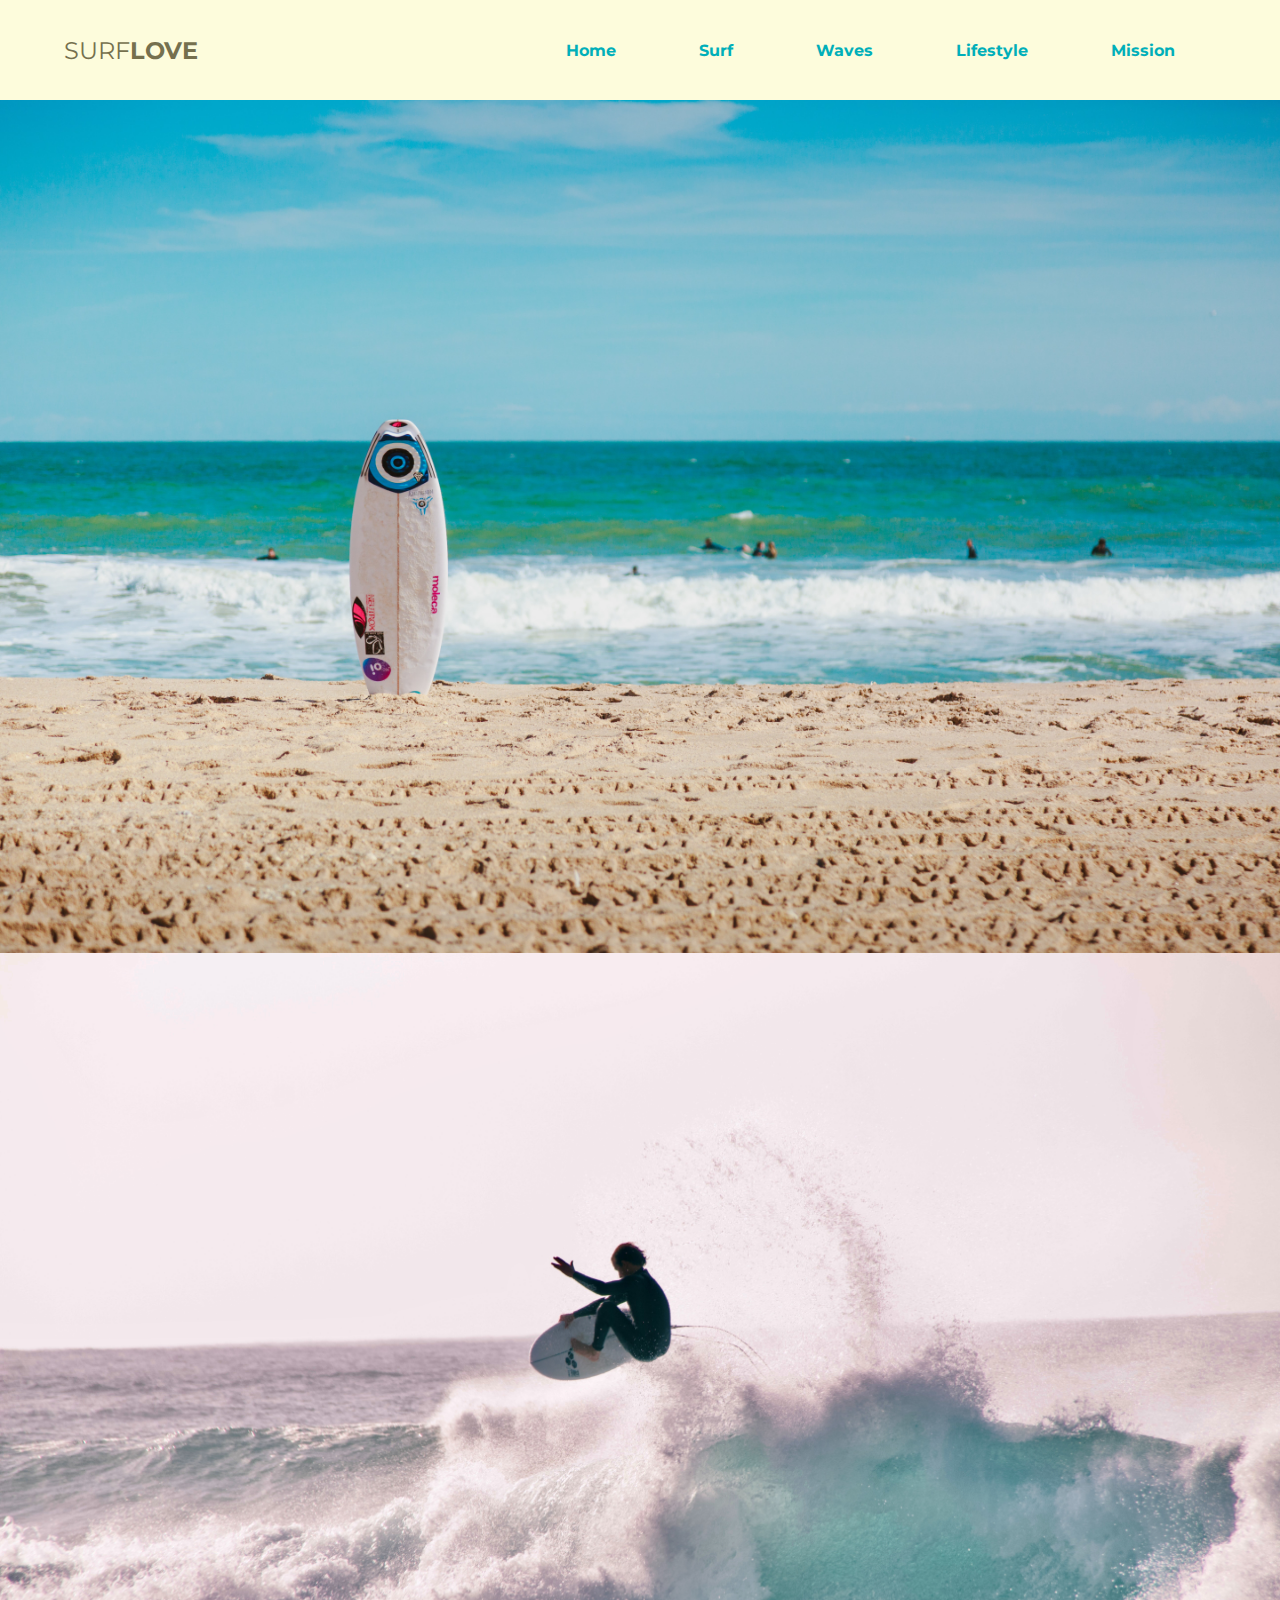
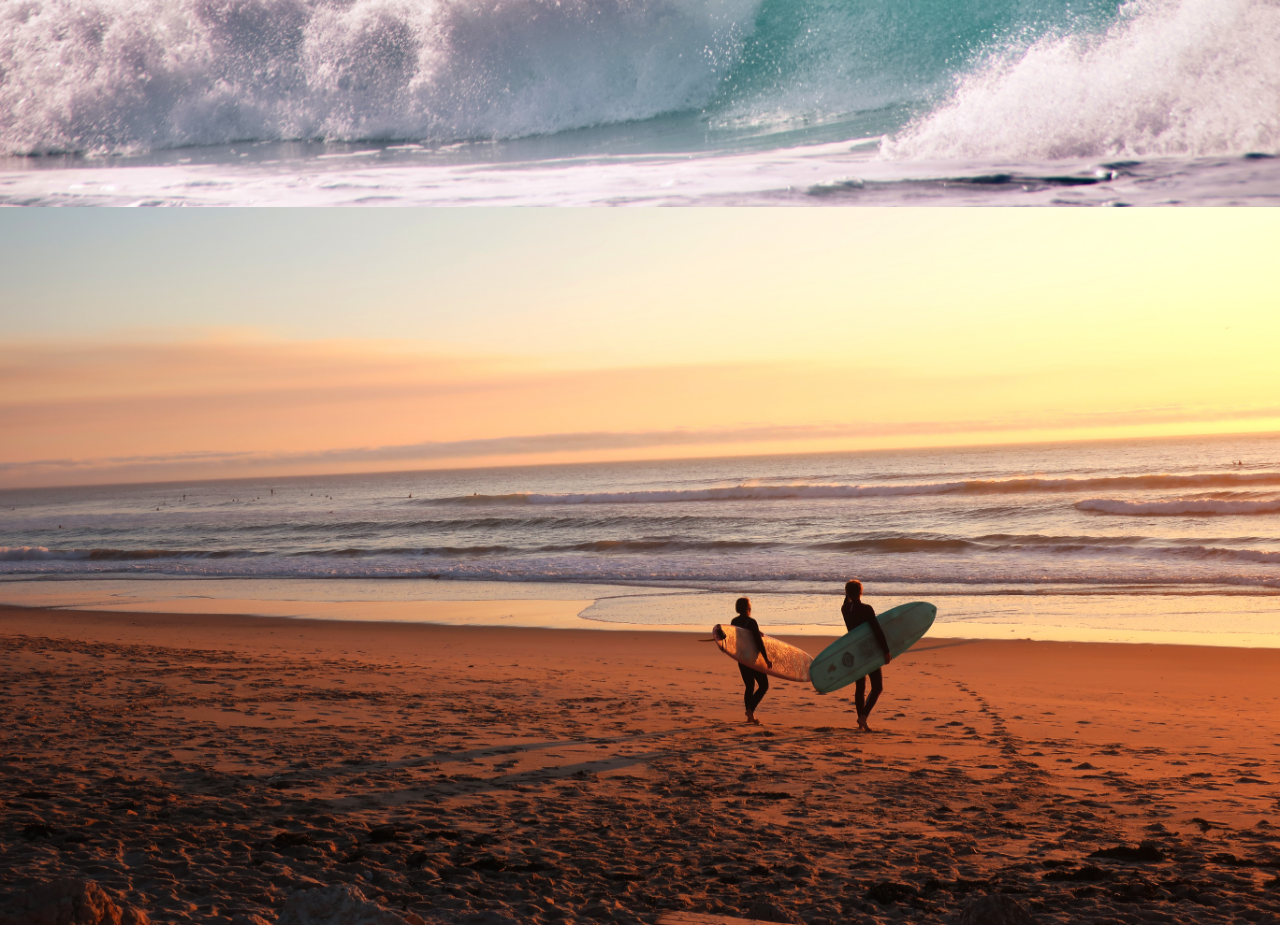
<file: Week02/homework/index.html>
<!DOCTYPE html>
<html lang="en">
<head>
    <meta charset="UTF-8">
    <meta http-equiv="X-UA-Compatible" content="IE=edge">
    <meta name="viewport" content="width=device-width, initial-scale=1.0">
    <title>Surf Love</title>
    <link rel="preconnect" href="https://fonts.googleapis.com">
<link rel="preconnect" href="https://fonts.gstatic.com" crossorigin>
<link href="https://fonts.googleapis.com/css2?family=Montserrat:wght@200;400;700&display=swap" rel="stylesheet">
    <link rel="stylesheet" href="style.css">
</head>
<body>

<nav>
    <input id="nav-toggle" type="checkbox">
    <div class="logo">SURF<strong>LOVE</strong></div>
    <ul class="links">
        <li><a href="#">Home</a></li>
        <li><a href="#">Surf</a></li>
        <li><a href="#">Waves</a></li>
        <li><a href="#">Lifestyle</a></li>
        <li><a href="#">Mission</a></li>
    </ul>
    <label for="nav-toggle" class="icon-burger">
        <div class="line"></div>
        <div class="line"></div>
        <div class="line"></div>
    </label>
</nav>

<div class="container">
    <img src="images/lacie-slezak.jpg" alt="beach">
    <img src="images/emma-harrisova.jpg" alt="waves">
    <img src="images/sacha-verheij.jpg" alt="sunset">
</div>

    
</body>
</html>
</file>
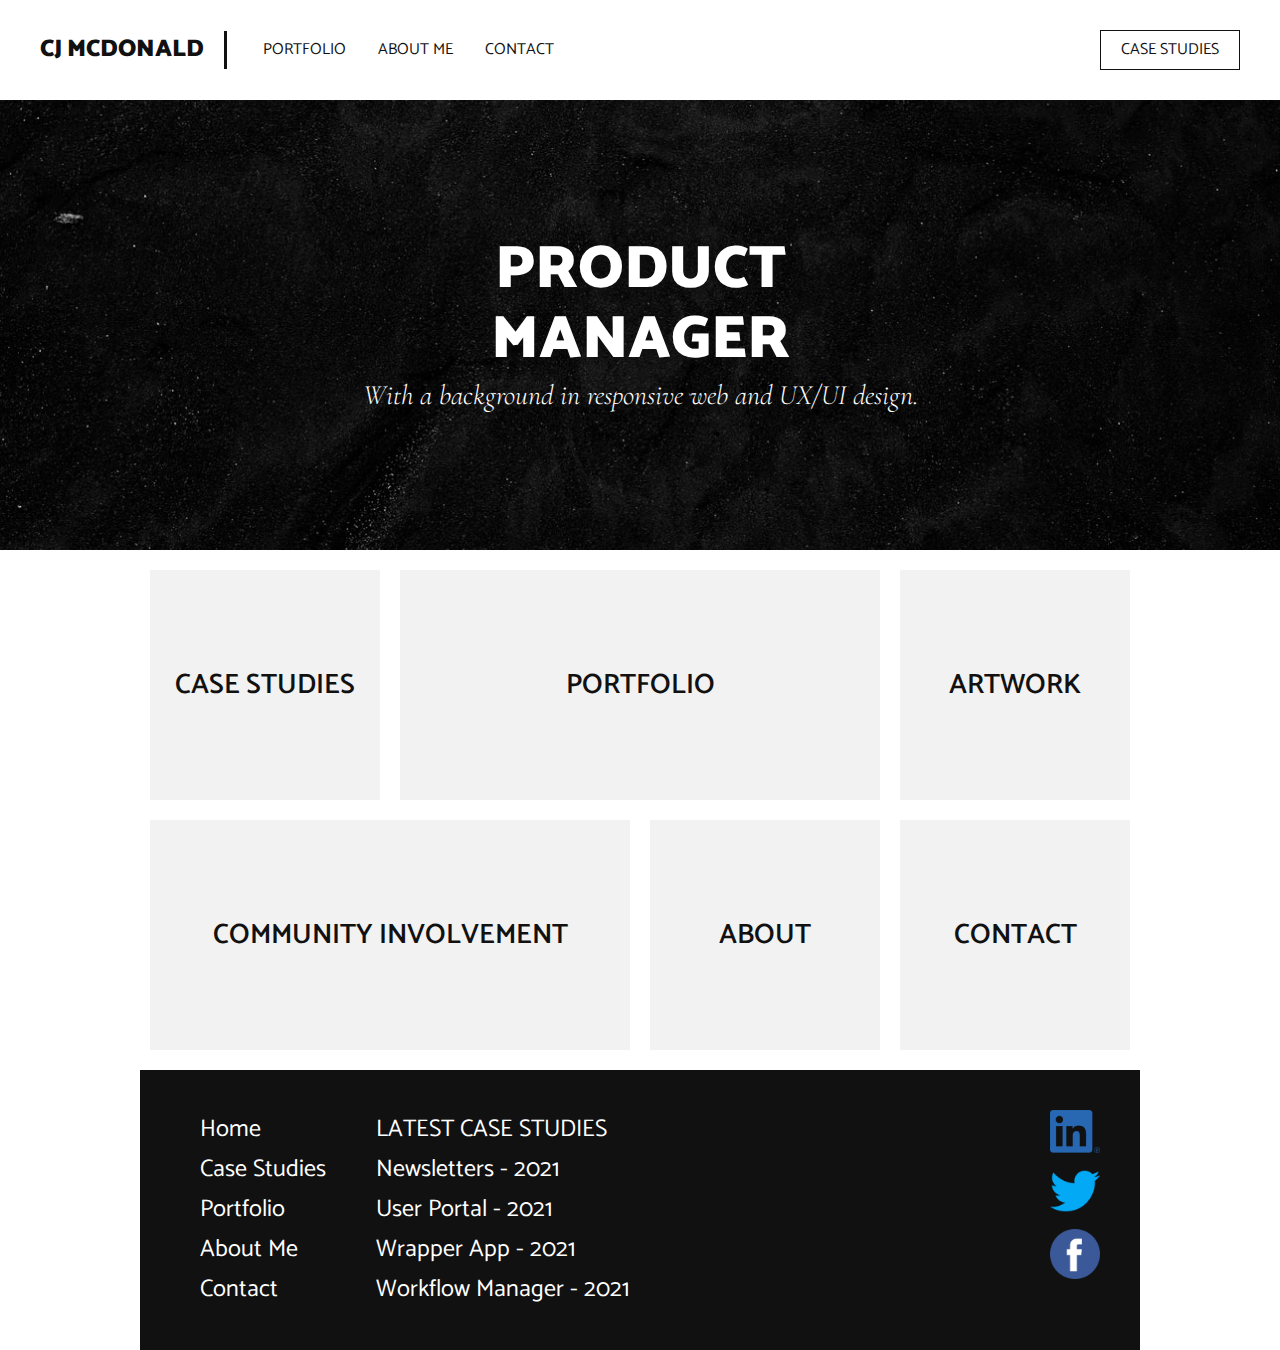
<file: Week03/hw/index.html>
<!DOCTYPE html>
<html lang="en" dir="ltr">
  <head>
    <meta charset="utf-8">
    <title>My Portfolio</title>
    <meta name="viewport" content="width=device-width, initial-scale=1.0">
    <link href="https://fonts.googleapis.com/css2?family=Cormorant:ital,wght@0,300;0,400;0,500;0,600;0,700;1,300;1,400;1,500;1,600;1,700&display=swap" rel="stylesheet">
    <link href="https://fonts.googleapis.com/css2?family=Catamaran:wght@100;200;300;400;500;600;700;800;900&display=swap" rel="stylesheet">
    <link rel="stylesheet" href="reset.css">
    <link rel="stylesheet" href="style.css">
  </head>
  <body>
    <header>
      <a href="index.html" class="header-brand">CJ McDonald</a>
      <nav>
        <ul>
          <li><a href="portfolio.html">Portfolio</a></li>
          <li><a href="about.html">About Me</a></li>
          <li><a href="contact.html">Contact</a></li>
        </ul>
        <a href="cases.html" class="header-cases">Case Studies</a>
      </nav>
    </header>
    <main>
      <section class="index-banner">
        <div class="vertical-center">
          <h2>PRODUCT<br>MANAGER</h2>
          <h1>With a background in responsive web and UX/UI design.</h1>
        </div>
      </section>
      <div class="wrapper">
        <section class="index-links">
          <a href="cases.html">
            <div class="index-boxlink-square">
              <h3>Case Studies</h3>
            </div>
          </a>
          <a href="#">
            <div class="index-boxlink-rectangle">
              <h3>Portfolio</h3>
            </div>
          </a>
          <a href="#">
            <div class="index-boxlink-square">
              <h3>Artwork</h3>
            </div>
          </a>
          <a href="#">
            <div class="index-boxlink-rectangle">
              <h3>Community Involvement</h3>
            </div>
          </a>
          <a href="#">
            <div class="index-boxlink-square">
              <h3>About</h3>
            </div>
          </a>
          <a href="#">
            <div class="index-boxlink-square">
              <h3>Contact</h3>
            </div>
        </section>
      </div>
    </main>
    <div class="wrapper">
      <footer>
        <ul class="footer-links-main">
          <li><a href="#">Home</a></li>
          <li><a href="cases.html">Case Studies</a></li>
          <li><a href="#">Portfolio</a></li>
          <li><a href="#">About Me</a></li>
          <li><a href="#">Contact</a></li>
        </ul>
        <ul class="footer-links-cases">
          <li><p>Latest Case Studies</p></li>
          <li><a href="#">Newsletters - 2021</a></li>
          <li><a href="#">User Portal - 2021</a></li>
          <li><a href="#">Wrapper App - 2021</a></li>
          <li><a href="#">Workflow Manager - 2021</a></li>
        </ul>
        <div class="footer-sm">
          <a href="#">
            <img src="images/linkedin-logo-button.png" alt="linkedin icon">
          </a>
          <a href="#">
            <img src="images/twitter-logo-button.png" alt="Twitter icon">
          </a>
          <a href="#">
            <img src="images/facebook-logo-button.png" alt="Facebook icon">
          </a>
        </div>
      </footer>
    </div>
  </body>
</html>
</file>
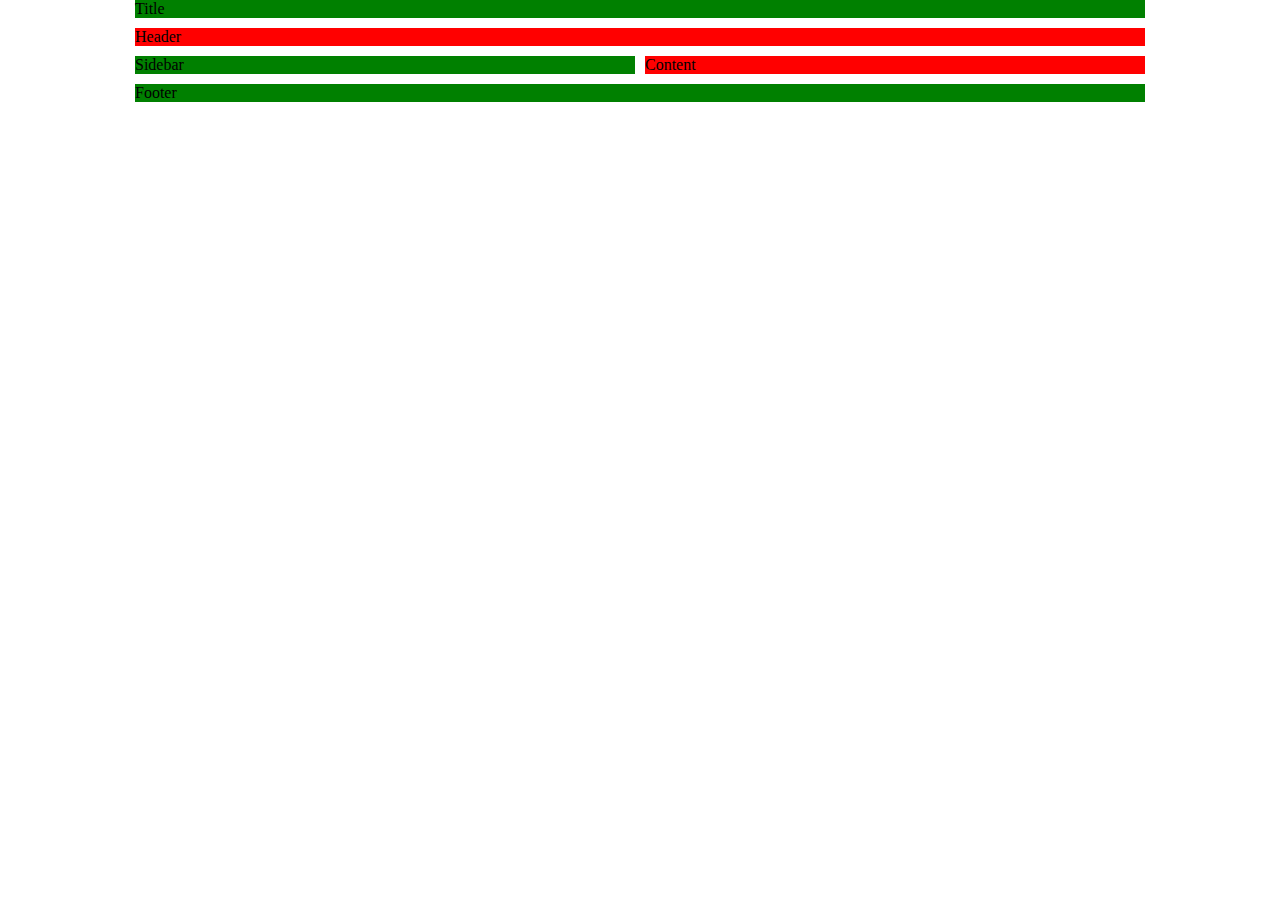
<file: Week03/sandbox/index.html>
<!DOCTYPE html>
<html lang="en">
<head>
    <meta charset="UTF-8">
    <meta http-equiv="X-UA-Compatible" content="IE=edge">
    <meta name="viewport" content="width=device-width, initial-scale=1.0">
    <link rel="stylesheet" href="style.css">
    <title>Document</title>
</head>
<body>
    
    <div class="grid">
        <div class="title">Title</div>
        <div class="header">Header</div>
        <div class="sidebar">Sidebar</div>
        <div class="content">Content</div>
        <div class="footer">Footer</div>
    </div>



</body>
</html>
</file>
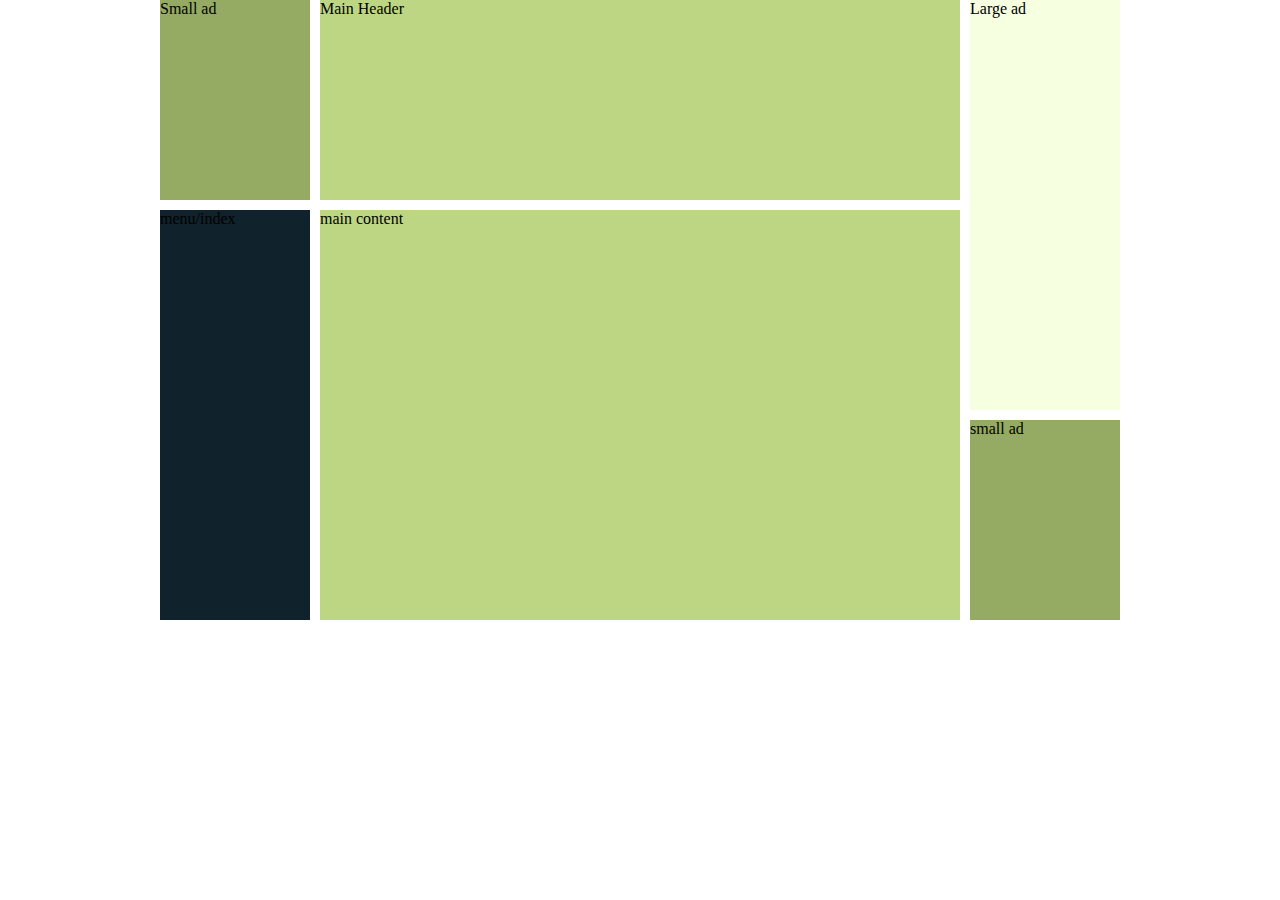
<file: Week04/in_class/index.html>
<!DOCTYPE html>
<html lang="en">
<head>
    <meta charset="UTF-8">
    <meta http-equiv="X-UA-Compatible" content="IE=edge">
    <meta name="viewport" content="width=device-width, initial-scale=1.0">
    <title>CSS Grid Example in class</title>
    <link rel="stylesheet" href="style.css">
</head>
<body>
    <main>
        <section class="grid-container">
            <div class="grid-item olive">Small ad</div>
            <div class="grid-item green">Main Header</div>
            <div class="grid-item light-green">Large ad</div>
            <div class="grid-item dark-gray">menu/index</div>
            <div class="grid-item green">main content</div>
            <div class="grid-item olive">small ad</div>
        </section>
    </main>
</body>
</html>
</file>
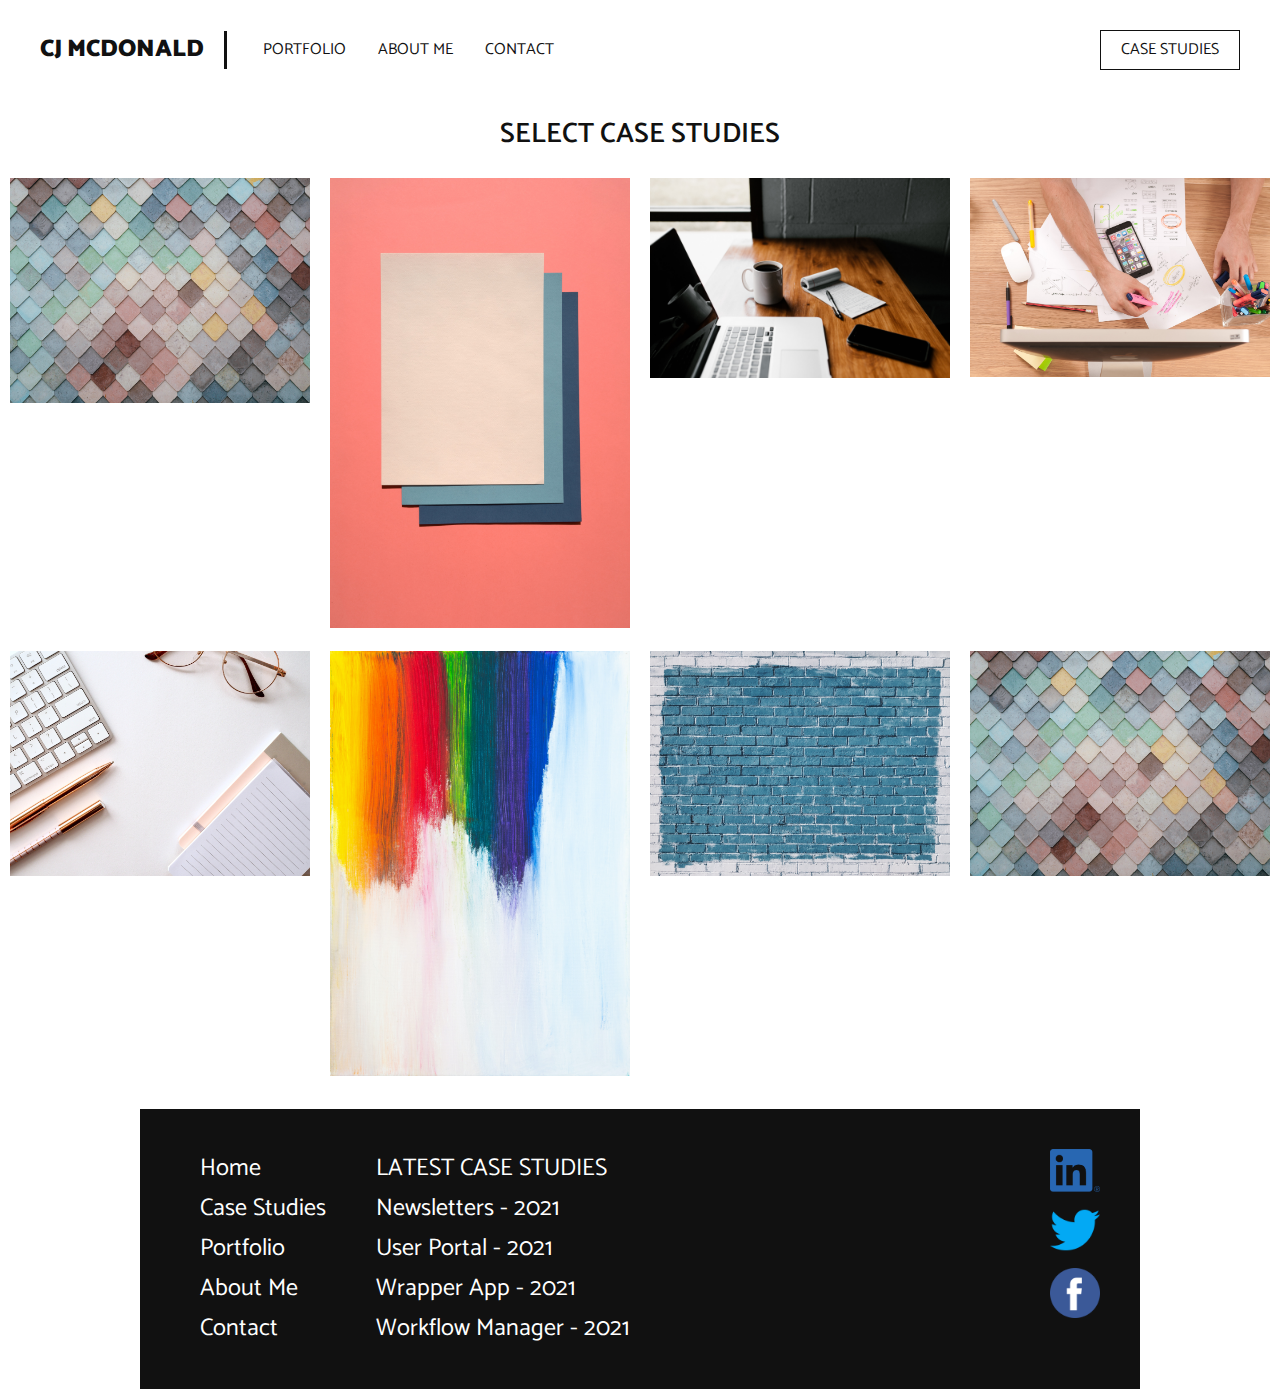
<file: Week03/hw/cases.html>
<!DOCTYPE html>
<html lang="en" dir="ltr">
  <head>
    <meta charset="utf-8">
    <title>My Portfolio</title>
    <meta name="viewport" content="width=device-width, initial-scale=1.0">
    <link href="https://fonts.googleapis.com/css2?family=Cormorant:ital,wght@0,300;0,400;0,500;0,600;0,700;1,300;1,400;1,500;1,600;1,700&display=swap" rel="stylesheet">
    <link href="https://fonts.googleapis.com/css2?family=Catamaran:wght@100;200;300;400;500;600;700;800;900&display=swap" rel="stylesheet">
    <link rel="stylesheet" href="reset.css">
    <link rel="stylesheet" href="style.css">
  </head>
  <body>
    <header>
      <a href="index.html" class="header-brand">CJ McDonald</a>
      <nav>
        <ul>
          <li><a href="portfolio.html">Portfolio</a></li>
          <li><a href="about.html">About Me</a></li>
          <li><a href="contact.html">Contact</a></li>
        </ul>
        <a href="cases.html" class="header-cases">Case Studies</a>
      </nav>
    </header>
    <main>

        <div class="wrapper">
            <h2 class="gallery-links-h2">Select Case Studies</h2>
        </div>

        <section class="gallery-links">
            <a href="#" class="gallery-img">
                <img src="images/tiles.jpg" alt="gallery image">
            </a>
            <a href="#" class="gallery-img">
                <img src="images/andrej-lisakov-fGZ2x8wFxC0-unsplash.jpg" alt="gallery image">
            </a>
            <a href="#" class="gallery-img">
                <img src="images/andrew-neel-cckf4TsHAuw-unsplash.jpg" alt="gallery image">
            </a>
            <a href="#" class="gallery-img">
                <img src="images/firmbee-com-gcsNOsPEXfs-unsplash.jpg" alt="gallery image">
            </a>
            <a href="#" class="gallery-img">
                <img src="images/jess-bailey-q10VITrVYUM-unsplash.jpg" alt="gallery image">
            </a>
            <a href="#" class="gallery-img">
                <img src="images/markus-spiske-k0rVudBoB4c-unsplash.jpg" alt="gallery image">
            </a>
            <a href="#" class="gallery-img">
                <img src="images/patrick-tomasso-QMDap1TAu0g-unsplash.jpg" alt="gallery image">
            </a>
            <a href="#" class="gallery-img">
                <img src="images/tiles.jpg" alt="gallery image">
            </a>
        </section>



    </main>
    <div class="wrapper">
      <footer>
        <ul class="footer-links-main">
          <li><a href="#">Home</a></li>
          <li><a href="#">Case Studies</a></li>
          <li><a href="#">Portfolio</a></li>
          <li><a href="#">About Me</a></li>
          <li><a href="#">Contact</a></li>
        </ul>
        <ul class="footer-links-cases">
          <li><p>Latest Case Studies</p></li>
          <li><a href="#">Newsletters - 2021</a></li>
          <li><a href="#">User Portal - 2021</a></li>
          <li><a href="#">Wrapper App - 2021</a></li>
          <li><a href="#">Workflow Manager - 2021</a></li>
        </ul>
        <div class="footer-sm">
          <a href="#">
            <img src="images/linkedin-logo-button.png" alt="linkedin icon">
          </a>
          <a href="#">
            <img src="images/twitter-logo-button.png" alt="Twitter icon">
          </a>
          <a href="#">
            <img src="images/facebook-logo-button.png" alt="Facebook icon">
          </a>
        </div>
      </footer>
    </div>
  </body>
</html>
</file>
<file: Week02/homework/style.css>
body {
    padding: 0;
    margin: 0;
}
.container {
    position: relative;
    margin-top: 100px;
}

.container img {
    display: block;
    width: 100%;
}

nav {
    position: fixed;
    z-index: 10;
    left: 0;
    right: 0;
    top: 0;
    font-family: 'Montserrat', sans-serif;
    padding: 0 5%;
    height: 100px;
    background-color: #FDFCDC;
}

nav .logo{
    float: left;
    width: 40%;
    height: 100%;
    display: flex;
    align-items: center;
    font-size: 24px;
    color: #75704e;
}

nav .links {
    float: right;
    padding: 0;
    margin: 0;
    width: 60%;
    height: 100%;
    display: flex;
    justify-content: space-around;
    align-items: center;
}

nav .links li {
    list-style: none;
}

nav .links a {
    display: block;
    padding: 1em;
    font-size: 16px;
    font-weight: bold;
    color: #00AFB9;
    text-decoration: none;
}

#nav-toggle {
    position: absolute;
    top: -100px;
}

nav .icon-burger {
    display: none;
    position: absolute;
    right: 5%;
    top: 50%;
    transform: translateY(-50%);
}

nav .icon-burger .line{
    width: 30px;
    height: 5px;
    background-color: #F07167;
    margin: 5px;
    border-radius: 3px;
}

@media screen and (max-width: 768px) {
    nav .logo {
        float: none;
        width: auto;
        justify-content: center;
    }
    nav .links {
        float: none;
        position: fixed;
        z-index: 9;
        left: 0;
        right: 0;
        top: 100px;
        bottom: 100%;
        width: auto;
        height: auto;
        flex-direction: column;
        background-color: rgba(0, 0, 0, .8);
        overflow: hidden;
        transition: all .5s ease-in-out;
    }

    nav .links a {
        font-size: 20px;
    }

    nav .icon-burger {
        display: block;
    }

    nav :checked ~ .links {
        bottom: 0;
    }

}
</file>
<file: Week03/hw/style.css>
* {
    text-decoration: none;
  }

  main {
      padding-top: 100px;
  }
  
  header {
    position: fixed;
    top: 0;
    right: 0;
    left: 0;  
    background-color: #fff;
    width: 100%;
    height: 100px;
  }
  
  header .header-brand {
    font-family: Catamaran;
    font-size: 24px;
    font-weight: 900;
    color: #111;
    text-transform: uppercase;
    display: block;
    margin: 0 auto;
    text-align: center;
    padding: 20px 0;
  }
  
  header nav ul {
    display: block;
    margin: 0 auto;
    width: fit-content;
  }
  
  header nav ul li {
    display: inline-block;
    float: left;
    list-style: none;
    padding: 0 16px;
  }
  
  header nav ul li a {
    font-family: Catamaran;
    font-size: 16px;
    color: #111;
    text-transform: uppercase;
  }
  
  header .header-cases {
    display: none;
  }
  
  @media only screen and (min-width: 1000px) {
  
    header .header-brand {
      margin: 31px 0;
      text-align: left;
      line-height: 38px;
      padding: 0 20px 0 40px;
      border-right: 3px solid #111;
      float: left;
    }
  
    header nav ul {
      margin: 20px 0 0 20px;
      float: left;
    }
  
    header nav ul li a {
      line-height: 60px;
    }
  
    header .header-cases {
      display: block;
      font-family: Catamaran;
      font-size: 16px;
      color: #111;
      text-transform: uppercase;
      line-height: 38px;
      border: 1px solid #111;
      float: right;
      margin-right: 40px;
      margin-top: 30px;
      padding: 0 20px;
    }
  
  }
  
  /*INDEX*/
  
  .index-banner {
    width: 100%;
    height: calc(100vh - 100px);
    background-image: url("images/banner.jpg");
    background-repeat: no-repeat;
    background-position: center;
    background-size: cover;
    display: table;
  }
  
  .vertical-center {
    display: table-cell;
    vertical-align: middle;
  }
  
  .index-banner h2 {
    font-family: Catamaran;
    font-size: 60px;
    font-weight: 900;
    line-height: 70px;
    color: #fff;
    text-align: center;
    text-shadow: 2px 2px 8px #111;
  }
  
  .index-banner h1 {
    font-family: Cormorant;
    font-size: 28px;
    font-weight: 100;
    font-style: italic;
    line-height: 40px;
    color: #fff;
    text-align: center;
    text-shadow: 2px 2px 8px #111;
  }
  
  .index-links div {
    margin: 16px 16px 0;
    width: calc(100% - 32px);
    height: 100px;
    background-color: #f2f2f2;
  }
  
  .index-links div h3 {
    font-family: Catamaran;
    font-size: 28px;
    font-weight: 600;
    line-height: 100px;
    color: #111;
    text-align: center;
    text-transform: uppercase;
  }
  
  @media only screen and (min-width: 1000px) {
  
    .wrapper {
      width: 1000px;
      margin: 0 auto;
    }
  
    .index-banner {
      height: 450px;
    }
  
    .index-banner h1 {
      display: block;
      width: 560px;
      margin: 0 auto;
    }
  
    .index-links {
      overflow: hidden;
    }
  
    .index-links div {
      margin: 20px 10px 0;
      height: 230px;
      background-color: #f2f2f2;
      float: left;
    }
  
    .index-boxlink-square {
      width: calc(25% - 20px) !important;
    }
  
    .index-boxlink-rectangle {
      width: calc(50% - 20px) !important;
    }
  
    .index-links div h3 {
      line-height: 230px;
    }
  
  }
  
  /*CASES*/

  .gallery-links-h2 {
      font-family: Catamaran;
      font-size: 28px;
      font-weight: 600;
      color: #111;
      text-transform: uppercase;
      text-align: center;
      padding: 20px;
  }

  .gallery-links {
      display: flex;
      flex-flow: row wrap;
      justify-content: center;
  }


  .gallery-img {
    flex-basis: 90%;
    margin: 10px;
}


.gallery-img img {
    width: 100%;
}


  @media only screen and (min-width: 762px) {
      .gallery-links-h2 {
          font-size: 28px;
      }
      .gallery-img {
        flex-basis: 300px;
    }
  }


  /*FOOTER*/
  
  footer {
    width: calc(100% - 80px);
    padding: 40px 40px;
    margin-top: 20px;
    background-color: #111;
    overflow: hidden;
  }
  
  footer ul {
    width: fit-content;
    float: left;
    padding-left: 20px;
  }
  
  footer ul li {
    display: block;
    list-style: none;
  }
  
  footer ul li a {
    font-family: Catamaran;
    font-size: 24px;
    color: #fff;
    line-height: 40px;
  }
  
  .footer-links-cases {
    display: none;
  }
  
  .footer-sm {
    width: 50px;
    float: right;
  }
  
  .footer-sm img {
    width: 100%;
    margin-bottom: 10px;
  }
  
  @media only screen and (min-width: 1000px) {
  
    .footer-links-cases {
      display: block;
    }
  
    footer ul {
      padding-right: 30px;
    }
  
    footer ul li p {
      font-family: Catamaran;
      font-size: 24px;
      color: #fff;
      line-height: 40px;
      text-transform: uppercase;
    }
  
  }
</file>
<file: Week03/sandbox/style.css>
*{
    margin: 0;
    padding: 0;
}

.grid {
    display: grid;
    grid-template-columns: 1fr 1fr;
    grid-template-rows: 1fr 1fr 1fr 1fr;
    grid-template-areas: 
    "title title"
    "header header"
    "sidebar content"
    "footer footer";
    grid-gap: 10px;
}

.title {
    grid-area: title;
}

.header {
    grid-area: header;
}

.sidebar {
    grid-area: sidebar;
}

.content {
    grid-area: content;
}

.footer {
    grid-area: footer;
}

.grid div:nth-child(even) {
    background-color: red;
}

.grid div:nth-child(odd) {
    background-color: green;
}

@media screen and (min-width: 736px) 
{
    .grid {
        display: grid;
        grid-template-columns: 1fr 500px 500px 1fr;
        grid-template-rows: 1fr 1fr 1fr 1fr;
        grid-template-areas: 
        ". title title ."
        ". header header ."
        ". sidebar content ."
        ". footer footer .";
    }  
}
</file>
<file: Week04/in_class/style.css>
@import url(reset.css);
@import url(colors.css);


.grid-container {
    display: grid;
    grid-template-columns: 1fr 1fr;
    grid-template-rows: repeat(4, 1fr);
    gap: 10px;
}

.grid-item {
    min-height: 200px;
}
.grid-item:nth-child(3){
    grid-column: 1 / span 1;
    grid-row: 2 / span 2;
}

.grid-item:nth-child(5){
    grid-column: 2 / span 1;
    grid-row: 3 / span 2;
}

@media (min-width: 960px) {
    .grid-container {
        grid-template-columns: 150px auto 150px;
        grid-template-rows: repeat(3,1fr);
        max-width: 960px;
        margin: auto;
    }
}
    
.grid-item:nth-child(3) {
    grid-column: 3 / span 1;
    grid-row: 1 / span 2;
}

.grid-item:nth-child(4) {
    grid-column: 1 / span 1;
    grid-row: 2/ span 2;
}

.grid-item:nth-child(5) {
    grid-column: 2 / span 1;
    grid-row: 2 / span 2; 
}
</file>
